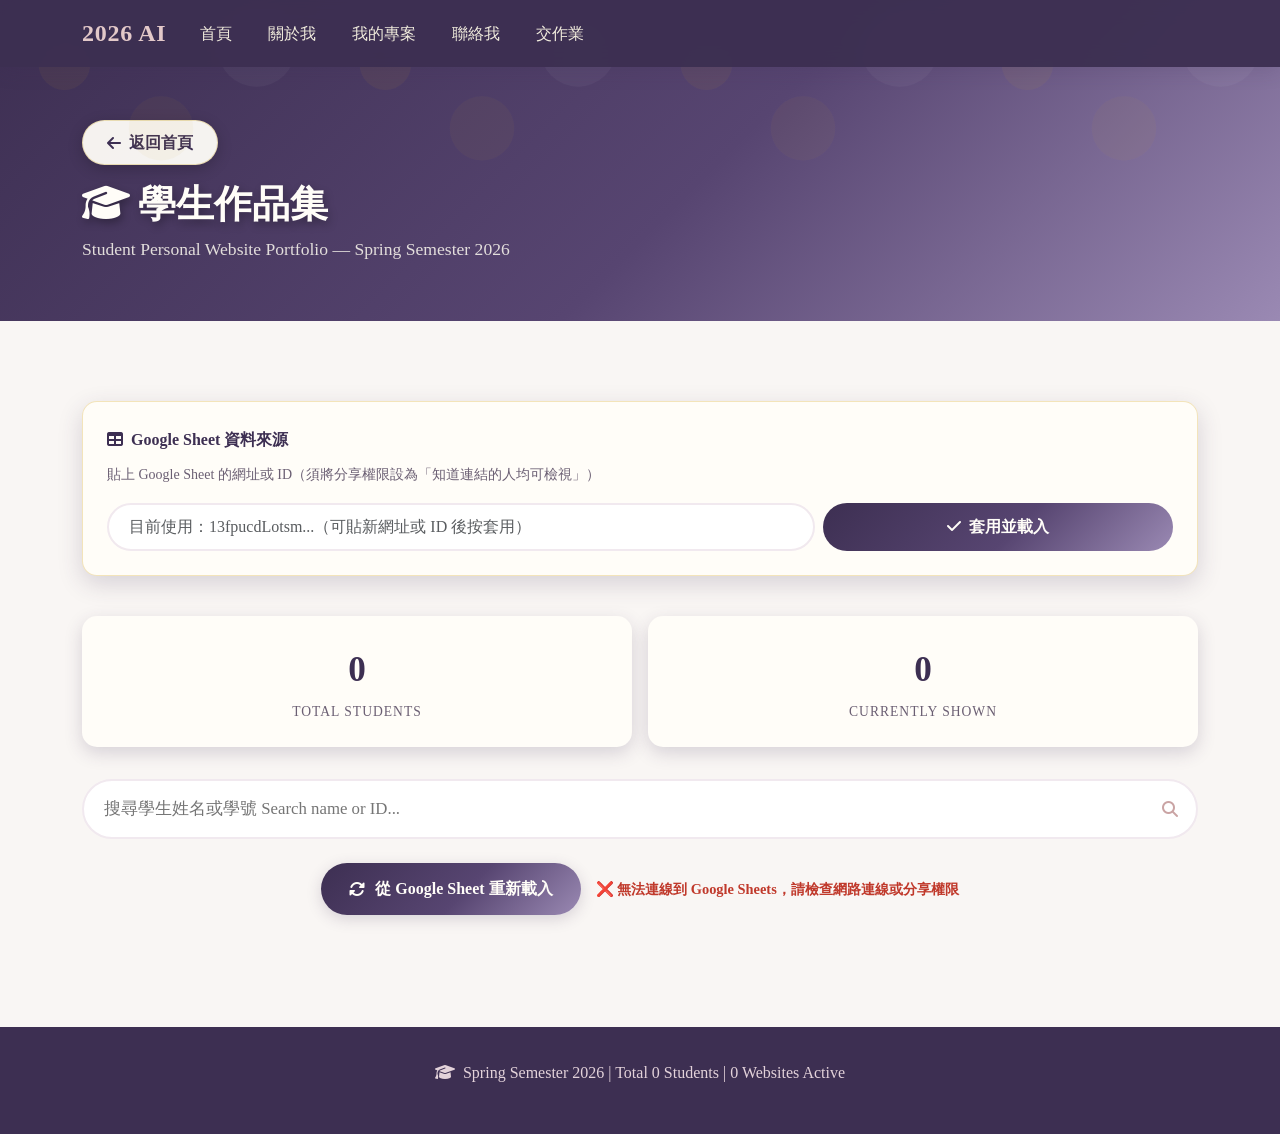
<file: student.html>
<!DOCTYPE html>
<html lang="zh-TW">
<head>
    <meta charset="UTF-8">
    <meta name="viewport" content="width=device-width, initial-scale=1.0">
    <title>學生作品集 | 2026 AI</title>
    <link href="https://cdnjs.cloudflare.com/ajax/libs/bootstrap/5.3.0/css/bootstrap.min.css" rel="stylesheet">
    <link href="https://cdnjs.cloudflare.com/ajax/libs/font-awesome/6.4.0/css/all.min.css" rel="stylesheet">
    <link rel="stylesheet" href="style.css">
    <link rel="icon" type="image/x-icon" href="favicon.ico">
    <style>
        /* 此頁面專屬樣式，延伸自 style.css 的藏青/金色主題 */
        .sheet-config {
            background: #fffdf8;
            border: 1px solid rgba(214, 169, 44, 0.3);
            border-radius: 15px;
            box-shadow: 0 8px 24px var(--shadow-navy);
            padding: 1.5rem;
            margin-bottom: 2.5rem;
        }
        .sheet-config label {
            font-weight: 600;
            color: var(--navy-deep);
            margin-bottom: 0.4rem;
            display: block;
        }
        .sheet-config small.hint { color: var(--ink-soft); }
        .sheet-input {
            border: 2px solid var(--cream-deep);
            border-radius: 50px;
            padding: 10px 20px;
        }
        .sheet-input:focus {
            border-color: var(--gold);
            box-shadow: 0 0 0 3px rgba(202,164,164,0.2);
            outline: none;
        }
        .btn-apply {
            background: var(--gradient-navy);
            color: #fffdf8;
            border: none;
            border-radius: 50px;
            padding: 10px 24px;
            font-weight: 600;
            transition: all 0.3s ease;
        }
        .btn-apply:hover { color: var(--gold-light); transform: translateY(-2px); }

        .stats-row { display: flex; gap: 1rem; margin-bottom: 2rem; flex-wrap: wrap; }
        .stat-card {
            flex: 1; min-width: 160px;
            background: #fffdf8; border-radius: 15px; padding: 1.5rem; text-align: center;
            box-shadow: 0 6px 18px var(--shadow-navy);
        }
        .stat-number { font-size: 2.2rem; font-weight: 700; color: var(--navy-deep); }
        .stat-label { color: var(--ink-soft); font-size: 0.85rem; text-transform: uppercase; letter-spacing: 1px; }

        .search-box { position: relative; margin-bottom: 1.5rem; }
        .search-input {
            border: 2px solid var(--cream-deep); border-radius: 50px;
            padding: 14px 50px 14px 20px; font-size: 1.05rem; width: 100%;
            transition: all 0.3s ease;
        }
        .search-input:focus { border-color: var(--gold); box-shadow: 0 0 0 3px rgba(202,164,164,0.2); outline: none; }
        .search-icon { position: absolute; right: 20px; top: 50%; transform: translateY(-50%); color: var(--gold); }

        .refresh-bar { display: flex; align-items: center; justify-content: center; gap: 15px; flex-wrap: wrap; margin-bottom: 2rem; }
        .refresh-btn {
            display: inline-flex; align-items: center; gap: 10px;
            background: var(--gradient-navy); color: #fffdf8; border: none;
            padding: 12px 28px; border-radius: 50px; font-size: 1rem; font-weight: 600;
            cursor: pointer; transition: all 0.3s ease; box-shadow: 0 4px 15px var(--shadow-navy);
        }
        .refresh-btn:hover { transform: translateY(-2px) scale(1.03); color: var(--gold-light); }
        .refresh-btn.loading { pointer-events: none; opacity: 0.85; }
        .refresh-btn.loading .fa-sync-alt { animation: spin 0.8s linear infinite; }
        @keyframes spin { 100% { transform: rotate(360deg); } }
        .refresh-status { font-size: 0.9rem; color: var(--ink-soft); min-height: 22px; }
        .refresh-status.success { color: #2e7d4f; font-weight: 600; }
        .refresh-status.error   { color: #c0392b; font-weight: 600; }

        .student-grid { display: grid; grid-template-columns: repeat(auto-fill, minmax(280px, 1fr)); gap: 1.5rem; }
        .student-card {
            background: #fffdf8; border-radius: 15px; padding: 1.8rem; text-align: center;
            box-shadow: 0 6px 20px var(--shadow-navy); transition: all 0.3s ease;
            border: 2px solid transparent; position: relative; overflow: hidden;
            opacity: 0; transform: translateY(30px);
        }
        .student-card.visible { opacity: 1; transform: translateY(0); }
        .student-card::before {
            content: ''; position: absolute; top: 0; left: 0; width: 100%; height: 4px;
            background: linear-gradient(90deg, var(--navy-mid), var(--gold));
        }
        .student-card:hover { transform: translateY(-8px); box-shadow: 0 14px 32px rgba(61,47,82,0.25); border-color: var(--gold); }
        .student-photo {
            width: 96px; height: 96px; border-radius: 50%; object-fit: cover; margin: 0 auto 1.2rem;
            border: 4px solid var(--cream-deep); box-shadow: 0 4px 14px var(--shadow-navy); transition: all 0.3s ease;
        }
        .student-card:hover .student-photo { border-color: var(--gold); transform: scale(1.05); }
        .student-name { font-size: 1.2rem; font-weight: 700; color: var(--navy-deep); margin-bottom: 0.4rem; }
        .student-program {
            color: var(--ink-soft); font-size: 0.9rem; margin-bottom: 1rem;
            background: var(--cream-deep); padding: 4px 14px; border-radius: 20px; display: inline-block; font-weight: 500;
        }
        .website-link {
            display: inline-flex; align-items: center; gap: 6px;
            background: var(--gradient-navy); color: #fffdf8; text-decoration: none;
            padding: 10px 20px; border-radius: 25px; font-weight: 500; transition: all 0.3s ease;
        }
        .website-link:hover { transform: scale(1.05); color: var(--gold-light); }
        .no-results { text-align: center; padding: 60px 20px; color: var(--ink-soft); }
        .no-results i { font-size: 4rem; color: var(--cream-deep); margin-bottom: 20px; }
    </style>
</head>
<body>
    <!-- Navigation -->
    <nav class="navbar navbar-expand-lg fixed-top">
        <div class="container">
            <a class="navbar-brand" href="index.html#home">2026 AI</a>
            <button class="navbar-toggler" type="button" data-bs-toggle="collapse" data-bs-target="#navbarNav">
                <span class="navbar-toggler-icon"></span>
            </button>
            <div class="collapse navbar-collapse" id="navbarNav">
                <ul class="navbar-nav me-auto">
                    <li class="nav-item"><a class="nav-link" href="index.html#home">首頁</a></li>
                    <li class="nav-item"><a class="nav-link" href="index.html#about">關於我</a></li>
                    <li class="nav-item"><a class="nav-link" href="index.html#projects">我的專案</a></li>
                    <li class="nav-item"><a class="nav-link" href="index.html#contact">聯絡我</a></li>
                    <li class="nav-item"><a class="nav-link" href="homework.html">交作業</a></li>
                </ul>
            </div>
        </div>
    </nav>

    <!-- Header -->
    <section class="project-header">
        <div class="container">
            <a href="index.html" class="back-btn">
                <i class="fas fa-arrow-left"></i> 返回首頁
            </a>
            <h1 class="project-title mt-3"><i class="fas fa-graduation-cap me-2"></i>學生作品集</h1>
            <p class="project-subtitle">Student Personal Website Portfolio — Spring Semester 2026</p>
        </div>
    </section>

    <!-- Content -->
    <section class="section">
        <div class="container">

            <!-- Google Sheet 資料來源設定 -->
            <div class="sheet-config">
                <label for="sheetInput"><i class="fas fa-table me-1"></i> Google Sheet 資料來源</label>
                <small class="hint">貼上 Google Sheet 的網址或 ID（須將分享權限設為「知道連結的人均可檢視」）</small>
                <div class="row g-2 mt-2 align-items-center">
                    <div class="col-12 col-md-8">
                        <input type="text" class="sheet-input form-control" id="sheetInput"
                               placeholder="例如：https://docs.google.com/spreadsheets/d/13fpu.../edit 或直接貼 ID">
                    </div>
                    <div class="col-12 col-md-4 d-flex gap-2">
                        <button class="btn-apply flex-grow-1" onclick="applySheetId()">
                            <i class="fas fa-check me-1"></i> 套用並載入
                        </button>
                    </div>
                </div>
            </div>

            <div class="stats-row">
                <div class="stat-card"><div class="stat-number" id="totalStudents">0</div><div class="stat-label">Total Students</div></div>
                <div class="stat-card"><div class="stat-number" id="displayedCount">0</div><div class="stat-label">Currently Shown</div></div>
            </div>

            <div class="search-box">
                <input type="text" class="search-input" id="searchInput" placeholder="搜尋學生姓名或學號 Search name or ID...">
                <i class="fas fa-search search-icon"></i>
            </div>

            <div class="refresh-bar">
                <button class="refresh-btn" id="refreshBtn" onclick="fetchFromGoogleSheet()">
                    <i class="fas fa-sync-alt"></i> 從 Google Sheet 重新載入
                </button>
                <div class="refresh-status" id="refreshStatus"></div>
            </div>

            <div class="student-grid" id="studentGrid"></div>

            <div class="no-results" id="noResults" style="display: none;">
                <i class="fas fa-search"></i>
                <h3>找不到符合條件的學生</h3>
                <p>請嘗試不同的搜尋關鍵字</p>
            </div>
        </div>
    </section>

    <!-- Footer -->
    <footer class="footer">
        <div class="container">
            <p><i class="fas fa-graduation-cap me-1"></i> Spring Semester 2026 | Total <span id="footerTotal">0</span> Students | <span id="footerActive">0</span> Websites Active</p>
        </div>
    </footer>

    <script src="https://cdnjs.cloudflare.com/ajax/libs/bootstrap/5.3.0/js/bootstrap.bundle.min.js"></script>
    <script>
        const FALLBACK_PHOTO = "https://ntust2026.github.io/pic/1.jpg";
        const DEFAULT_SHEET_ID = "13fpucdLotsmOh6JuYugqO8zvMQjvgsq_KXNdbqnui6Y";
        const STORAGE_KEY = "ntust2026_sheet_id";

        let SHEET_ID = localStorage.getItem(STORAGE_KEY) || DEFAULT_SHEET_ID;
        let students = [];
        let filteredStudents = [];

        // 從輸入框（網址或 ID）解析出 Google Sheet ID
        function extractSheetId(input) {
            input = (input || '').trim();
            if (!input) return null;
            const match = input.match(/\/d\/([a-zA-Z0-9_-]+)/);
            if (match) return match[1];
            // 假設使用者直接貼上純 ID
            if (/^[a-zA-Z0-9_-]{20,}$/.test(input)) return input;
            return null;
        }

        function applySheetId() {
            const raw = document.getElementById('sheetInput').value;
            const id = extractSheetId(raw);
            const status = document.getElementById('refreshStatus');
            if (!id) {
                status.className = 'refresh-status error';
                status.textContent = '❌ 無法解析 Google Sheet 網址或 ID，請確認格式';
                return;
            }
            SHEET_ID = id;
            localStorage.setItem(STORAGE_KEY, id);
            fetchFromGoogleSheet();
        }

        function fetchFromGoogleSheet() {
            const btn = document.getElementById('refreshBtn');
            const status = document.getElementById('refreshStatus');

            btn.classList.add('loading');
            status.className = 'refresh-status';
            status.textContent = '⏳ 排除重複並從 Google Sheet 讀取資料...';

            const oldScript = document.getElementById('gsheet-jsonp');
            if (oldScript) oldScript.remove();

            window.__sheetCallback = function(response) {
                try {
                    const rows = response.table.rows;

                    // 使用 Map 處理重複資料，Key 為學號
                    // 後出現的資料會覆蓋舊的，保留「最近一筆」
                    const studentMap = new Map();

                    for (let i = 0; i < rows.length; i++) {
                        const cells = rows[i].c;
                        const name      = cells[1] ? (cells[1].v || '').toString().trim() : '';
                        const studentId = cells[2] ? (cells[2].v || '').toString().trim() : '';
                        const website   = cells[3] ? (cells[3].v || '').toString().trim() : '';

                        if (name && studentId && name !== "姓名") {
                            const baseUrl = website.replace(/\/+$/, '');
                            const photo   = baseUrl + '/mypic.jpg';

                            studentMap.set(studentId, { name, studentId, website, photo });
                        }
                    }

                    // 轉回陣列格式
                    students = Array.from(studentMap.values());
                    filteredStudents = [...students];
                    document.getElementById('searchInput').value = '';
                    updateCounts();
                    renderStudents(students);
                    animateCards();

                    const now = new Date().toLocaleTimeString('zh-TW', { hour:'2-digit', minute:'2-digit', second:'2-digit' });
                    status.className = 'refresh-status success';
                    status.textContent = '✅ 成功載入 ' + students.length + ' 筆資料（已排除重複，時間：' + now + '）';
                } catch (err) {
                    console.error(err);
                    status.className = 'refresh-status error';
                    status.textContent = '❌ 解析資料失敗：' + err.message;
                } finally {
                    btn.classList.remove('loading');
                }
            };

            const script = document.createElement('script');
            script.id = 'gsheet-jsonp';
            script.src = 'https://docs.google.com/spreadsheets/d/' + SHEET_ID
                       + '/gviz/tq?tqx=out:json;responseHandler:__sheetCallback'
                       + '&_=' + Date.now();

            script.onerror = function() {
                status.className = 'refresh-status error';
                status.textContent = '❌ 無法連線到 Google Sheets，請檢查網路連線或分享權限';
                btn.classList.remove('loading');
            };

            document.body.appendChild(script);
        }

        function renderStudents(list) {
            const grid = document.getElementById('studentGrid');
            const noRes = document.getElementById('noResults');
            if (list.length === 0) {
                grid.style.display = 'none'; noRes.style.display = 'block';
            } else {
                grid.style.display = 'grid'; noRes.style.display = 'none';
                grid.innerHTML = list.map(function(s) {
                    return '<div class="student-card">'
                        + '<img src="' + s.photo + '" alt="' + s.name + '" class="student-photo"'
                        + ' onerror="this.onerror=null; this.src=\'' + FALLBACK_PHOTO + '\';">'
                        + '<div class="student-name">' + s.name + '</div>'
                        + '<div class="student-program">學號: ' + s.studentId + '</div>'
                        + '<a href="' + s.website + '" target="_blank" class="website-link">'
                        + '<i class="fas fa-globe"></i> Visit Website</a>'
                        + '</div>';
                }).join('');
            }
            document.getElementById('displayedCount').textContent = list.length;
        }

        function updateCounts() {
            var c = students.length;
            document.getElementById('totalStudents').textContent = c;
            document.getElementById('footerTotal').textContent = c;
            document.getElementById('footerActive').textContent = c;
        }

        function filterStudents() {
            var term = document.getElementById('searchInput').value.toLowerCase();
            filteredStudents = students.filter(function(s) {
                return s.name.toLowerCase().indexOf(term) !== -1
                    || s.studentId.toLowerCase().indexOf(term) !== -1;
            });
            renderStudents(filteredStudents);
        }

        function animateCards() {
            var obs = new IntersectionObserver(function(entries) {
                entries.forEach(function(e) {
                    if (e.isIntersecting) { e.target.classList.add('visible'); }
                });
            });
            setTimeout(function() {
                document.querySelectorAll('.student-card').forEach(function(c) {
                    obs.observe(c);
                });
            }, 100);
        }

        document.addEventListener('DOMContentLoaded', function () {
            document.getElementById('sheetInput').placeholder =
                '目前使用：' + SHEET_ID.substring(0, 12) + '...（可貼新網址或 ID 後按套用）';
            document.getElementById('searchInput').addEventListener('input', filterStudents);
            fetchFromGoogleSheet();
        });
    </script>
</body>
</html>
</file>
<file: style.css>
/* ============================================================
   2026 AI 個人網站 - 共用樣式
   主題：典雅深藍 × 香檬金（學術氣質配色）
   ============================================================ */
:root {
    --navy-deep:   #3d2f52;   /* 主色：深紫 */
    --navy-mid:    #574571;   /* 漸層中段 */
    --navy-soft:   #9a89b3;   /* 漸層末端／次要色（柔和紫） */
    --gold:        #caa4a4;   /* 強調玫瑰金 */
    --gold-light:  #e3c9c9;   /* 柔和玫瑰金（hover、邊框） */
    --cream:       #f9f6f4;   /* 背景米白（微暖調） */
    --cream-deep:  #f1e9ef;   /* 卡片底色／淺色背景 */
    --ink:         #2c2733;   /* 主文字 */
    --ink-soft:    #6b5f73;   /* 次要文字 */

    --gradient-navy: linear-gradient(135deg, var(--navy-deep) 0%, var(--navy-mid) 55%, var(--navy-soft) 100%);
    --shadow-navy: rgba(61, 47, 82, 0.18);
}

* {
    margin: 0;
    padding: 0;
    box-sizing: border-box;
}

body {
    font-family: 'Noto Serif TC', 'PingFang TC', 'Microsoft JhengHei', 'Segoe UI', serif;
    line-height: 1.7;
    color: var(--ink);
    background: var(--cream);
}

a { text-decoration: none; }

/* ---------------- Navigation ---------------- */
.navbar {
    background: rgba(61, 47, 82, 0.96) !important;
    backdrop-filter: blur(10px);
    box-shadow: 0 2px 20px var(--shadow-navy);
    transition: all 0.3s ease;
}

.navbar-brand {
    font-weight: 700;
    font-size: 1.5rem;
    color: var(--gold-light) !important;
    letter-spacing: 0.03em;
}

.navbar-nav .nav-link {
    color: #f1ecdd !important;
    font-weight: 500;
    margin: 0 10px;
    transition: all 0.3s ease;
}

.navbar-nav .nav-link:hover {
    color: var(--gold) !important;
    transform: translateY(-2px);
}

/* ---------------- Hero ---------------- */
.hero {
    background: var(--gradient-navy);
    min-height: 100vh;
    display: flex;
    align-items: center;
    color: #f7f4ec;
    position: relative;
    overflow: hidden;
    padding-top: 76px;
}

.hero::before {
    content: '';
    position: absolute;
    inset: 0;
    background: url("data:image/svg+xml,%3Csvg xmlns='http://www.w3.org/2000/svg' viewBox='0 0 1000 1000'%3E%3Ccircle cx='200' cy='200' r='100' fill='rgba(201,162,39,0.07)'/%3E%3Ccircle cx='800' cy='300' r='150' fill='rgba(255,255,255,0.04)'/%3E%3Ccircle cx='600' cy='700' r='120' fill='rgba(201,162,39,0.05)'/%3E%3C/svg%3E");
    animation: float 14s ease-in-out infinite;
    will-change: transform;
    transform: translate3d(0,0,0);
    pointer-events: none;
}
@keyframes float {
    0%, 100% { transform: translate3d(0, 0, 0) scale(1); }
    50%      { transform: translate3d(24px, -60px, 0) scale(1.03); }
}

.hero-content { position: relative; z-index: 2; }

.hero h1 {
    font-size: 3.2rem;
    font-weight: 700;
    margin-bottom: 0.6rem;
    letter-spacing: 0.04em;
    text-shadow: 2px 2px 6px rgba(0,0,0,0.35);
}

.hero .subtitle {
    font-size: 1.2rem;
    margin-bottom: 1.6rem;
    opacity: 0.92;
}

.titles-container { margin-bottom: 0.8rem; }

.title-line {
    position: relative;
    padding-left: 1.6rem;
    font-weight: 600;
    color: var(--gold-light) !important;
    margin-bottom: 0.3rem !important;
    display: flex;
    align-items: center;
}
.title-line:before {
    content: "◆";
    color: var(--gold);
    font-size: 0.7em;
    margin-right: 0.6rem;
    text-shadow: 0 0 6px rgba(201,162,39,0.5);
}
.title-line:last-child { margin-bottom: 0 !important; }

/* ---------------- Profile Image ---------------- */
.profile-img {
    width: clamp(250px, 33vw, 340px);
    height: clamp(250px, 33vw, 340px);
    border-radius: 50%;
    aspect-ratio: 1 / 1;
    object-fit: cover;
    border: 5px solid #fffdf6;
    box-shadow:
        0 0 0 3px var(--gold),
        0 0 0 6px #8a5a66,
        0 12px 32px rgba(0,0,0,0.30);
    transition: transform 0.35s ease, box-shadow 0.35s ease;
}
.profile-img:hover {
    transform: scale(1.05);
    box-shadow:
        0 0 0 3px var(--gold-light),
        0 0 0 6px var(--gold),
        0 18px 40px rgba(0,0,0,0.35);
}
.hero .profile-img { border-radius: 50% !important; }

/* ---------------- Sections ---------------- */
.section { padding: 80px 0; }

.section-title {
    text-align: center;
    font-size: 2.3rem;
    margin-bottom: 3rem;
    color: var(--navy-deep);
    font-weight: 700;
    position: relative;
}
.section-title::after {
    content: '';
    display: block;
    width: 60px;
    height: 3px;
    background: var(--gold);
    margin: 0.8rem auto 0;
    border-radius: 2px;
}

.bg-light { background: var(--cream-deep) !important; }

/* ---------------- Cards ---------------- */
.card {
    border: none;
    border-radius: 15px;
    box-shadow: 0 10px 30px var(--shadow-navy);
    transition: transform 0.3s ease, box-shadow 0.3s ease;
    background: #fffdf8;
}
.card:hover {
    transform: translateY(-8px);
    box-shadow: 0 20px 40px rgba(61, 47, 82, 0.25);
}

/* ---------------- Filter Buttons ---------------- */
.filter-buttons { text-align: center; margin-bottom: 3rem; }

.filter-btn {
    background: #fffdf8;
    color: var(--navy-mid);
    border: 2px solid var(--navy-mid);
    padding: 10px 25px;
    margin: 5px;
    border-radius: 25px;
    font-weight: 500;
    transition: all 0.3s ease;
}
.filter-btn:hover,
.filter-btn.active {
    background: var(--navy-mid);
    color: #fffdf8;
    transform: translateY(-2px);
    box-shadow: 0 5px 15px var(--shadow-navy);
}

/* ---------------- Project Grid ---------------- */
.project-grid {
    display: grid;
    grid-template-columns: repeat(auto-fit, minmax(300px, 1fr));
    gap: 2rem;
    margin-top: 2rem;
}

.project-card {
    background: #fffdf8;
    padding: 2rem;
    border-radius: 15px;
    box-shadow: 0 5px 20px rgba(61, 47, 82, 0.12);
    transition: all 0.3s ease;
    cursor: pointer;
    position: relative;
    overflow: hidden;
}
.project-card::before {
    content: '';
    position: absolute;
    top: 0; left: 0;
    width: 100%; height: 4px;
    background: linear-gradient(90deg, var(--navy-mid), var(--gold));
}
.project-card:hover {
    transform: translateY(-10px);
    box-shadow: 0 15px 35px rgba(61, 47, 82, 0.22);
}

.project-number {
    background: var(--gradient-navy);
    color: var(--gold-light);
    width: 40px; height: 40px;
    border-radius: 50%;
    display: flex; align-items: center; justify-content: center;
    font-weight: 700;
    margin-bottom: 1rem;
}

.project-card h5 { color: var(--navy-deep); margin-bottom: 1rem; font-weight: 700; }

/* ---------------- Student Portfolio CTA ---------------- */
.portfolio-cta {
    background: #fffdf8;
    border: 1px solid rgba(201,162,39,0.35);
    border-radius: 20px;
    box-shadow: 0 10px 30px var(--shadow-navy);
    padding: 3rem 2rem;
    text-align: center;
}
.portfolio-cta i { color: var(--gold); font-size: 2.4rem; margin-bottom: 1rem; }
.btn-elegant {
    display: inline-flex;
    align-items: center;
    gap: 0.5rem;
    background: var(--gradient-navy);
    color: #fffdf8 !important;
    padding: 0.7rem 2rem;
    border-radius: 50px;
    font-weight: 600;
    margin-top: 1rem;
    transition: all 0.3s ease;
    box-shadow: 0 6px 18px var(--shadow-navy);
}
.btn-elegant:hover {
    transform: translateY(-3px);
    box-shadow: 0 10px 24px rgba(20,38,64,0.3);
    color: var(--gold-light) !important;
}

/* ---------------- Contact ---------------- */
.contact-info {
    background: #fffdf8;
    padding: 3rem;
    border-radius: 20px;
    box-shadow: 0 10px 30px var(--shadow-navy);
}
.contact-item {
    display: flex;
    align-items: center;
    margin-bottom: 2rem;
    padding: 1rem;
    background: var(--cream-deep);
    border-radius: 10px;
    transition: transform 0.3s ease;
}
.contact-item:hover { transform: translateX(10px); }
.contact-item i { font-size: 2rem; color: var(--gold); margin-right: 1rem; width: 50px; }
.contact-item a { color: var(--navy-deep) !important; text-decoration: none; }
.contact-item a:hover { color: var(--gold) !important; }

/* ---------------- Footer ---------------- */
.footer {
    background: var(--navy-deep);
    color: #e3d2da;
    text-align: center;
    padding: 2rem 0;
}

/* ---------------- Generic page header (unit / homework) ---------------- */
.project-header {
    background: var(--gradient-navy);
    color: #f7f4ec;
    padding: 120px 0 40px;
    position: relative;
    overflow: hidden;
}
.project-header::before {
    content: '';
    position: absolute;
    inset: 0;
    background: url("data:image/svg+xml,%3Csvg xmlns='http://www.w3.org/2000/svg' viewBox='0 0 1000 1000'%3E%3Ccircle cx='200' cy='200' r='80' fill='rgba(201,162,39,0.07)'/%3E%3Ccircle cx='800' cy='150' r='120' fill='rgba(255,255,255,0.04)'/%3E%3Ccircle cx='500' cy='400' r='100' fill='rgba(201,162,39,0.05)'/%3E%3C/svg%3E");
    animation: float 15s ease-in-out infinite;
}
.project-title {
    color: #fffdf8 !important;
    font-weight: 700;
    font-size: 2.4rem;
    position: relative;
    z-index: 2;
    text-shadow: 2px 4px 8px rgba(0,0,0,0.3);
}
.project-subtitle {
    color: rgba(247,244,236,0.88) !important;
    font-size: 1.1rem;
    margin-top: 0.5rem;
    position: relative;
    z-index: 2;
}
.back-btn {
    background: rgba(255, 253, 248, 0.95);
    color: var(--navy-deep) !important;
    padding: 0.5rem 1.5rem;
    border-radius: 50px;
    text-decoration: none;
    display: inline-flex;
    align-items: center;
    gap: 0.5rem;
    font-weight: 600;
    border: 1px solid rgba(201,162,39,0.3);
    box-shadow: 0 4px 15px rgba(0,0,0,0.2);
    transition: all 0.3s ease;
}
.back-btn:hover {
    background: #fffdf8;
    color: var(--gold) !important;
    transform: translateY(-2px);
}
.breadcrumb-item a { color: #fffdf8; }
.breadcrumb-item a:hover { color: var(--gold); }
.breadcrumb-item.active { color: var(--gold-light); }

/* ---------------- Animations ---------------- */
.fade-in { opacity: 0; transform: translateY(30px); transition: all 0.8s ease; }
.fade-in.visible { opacity: 1; transform: translateY(0); }

/* ---------------- Responsive ---------------- */
@media (max-width: 768px) {
    .hero h1 { font-size: 2.3rem; }
    .profile-img { width: 190px; height: 190px; }
    .project-grid { grid-template-columns: 1fr; }
    .section-title { font-size: 1.9rem; }
    .filter-btn { padding: 8px 20px; font-size: 0.9rem; }
    .project-card { padding: 1.5rem; }
    .contact-info { padding: 2rem; }
    .project-title { font-size: 2rem; }
}

@media (max-width: 576px) {
    .hero h1 { font-size: 1.9rem; }
    .hero .subtitle { font-size: 1.05rem; }
    .section { padding: 60px 0; }
    .profile-img { width: 160px; height: 160px; }
    .project-card { padding: 1.2rem; }
    .contact-info { padding: 1.5rem; }
    .contact-item { flex-direction: column; text-align: center; }
    .contact-item i { margin-right: 0; margin-bottom: 0.5rem; }
}
</file>
